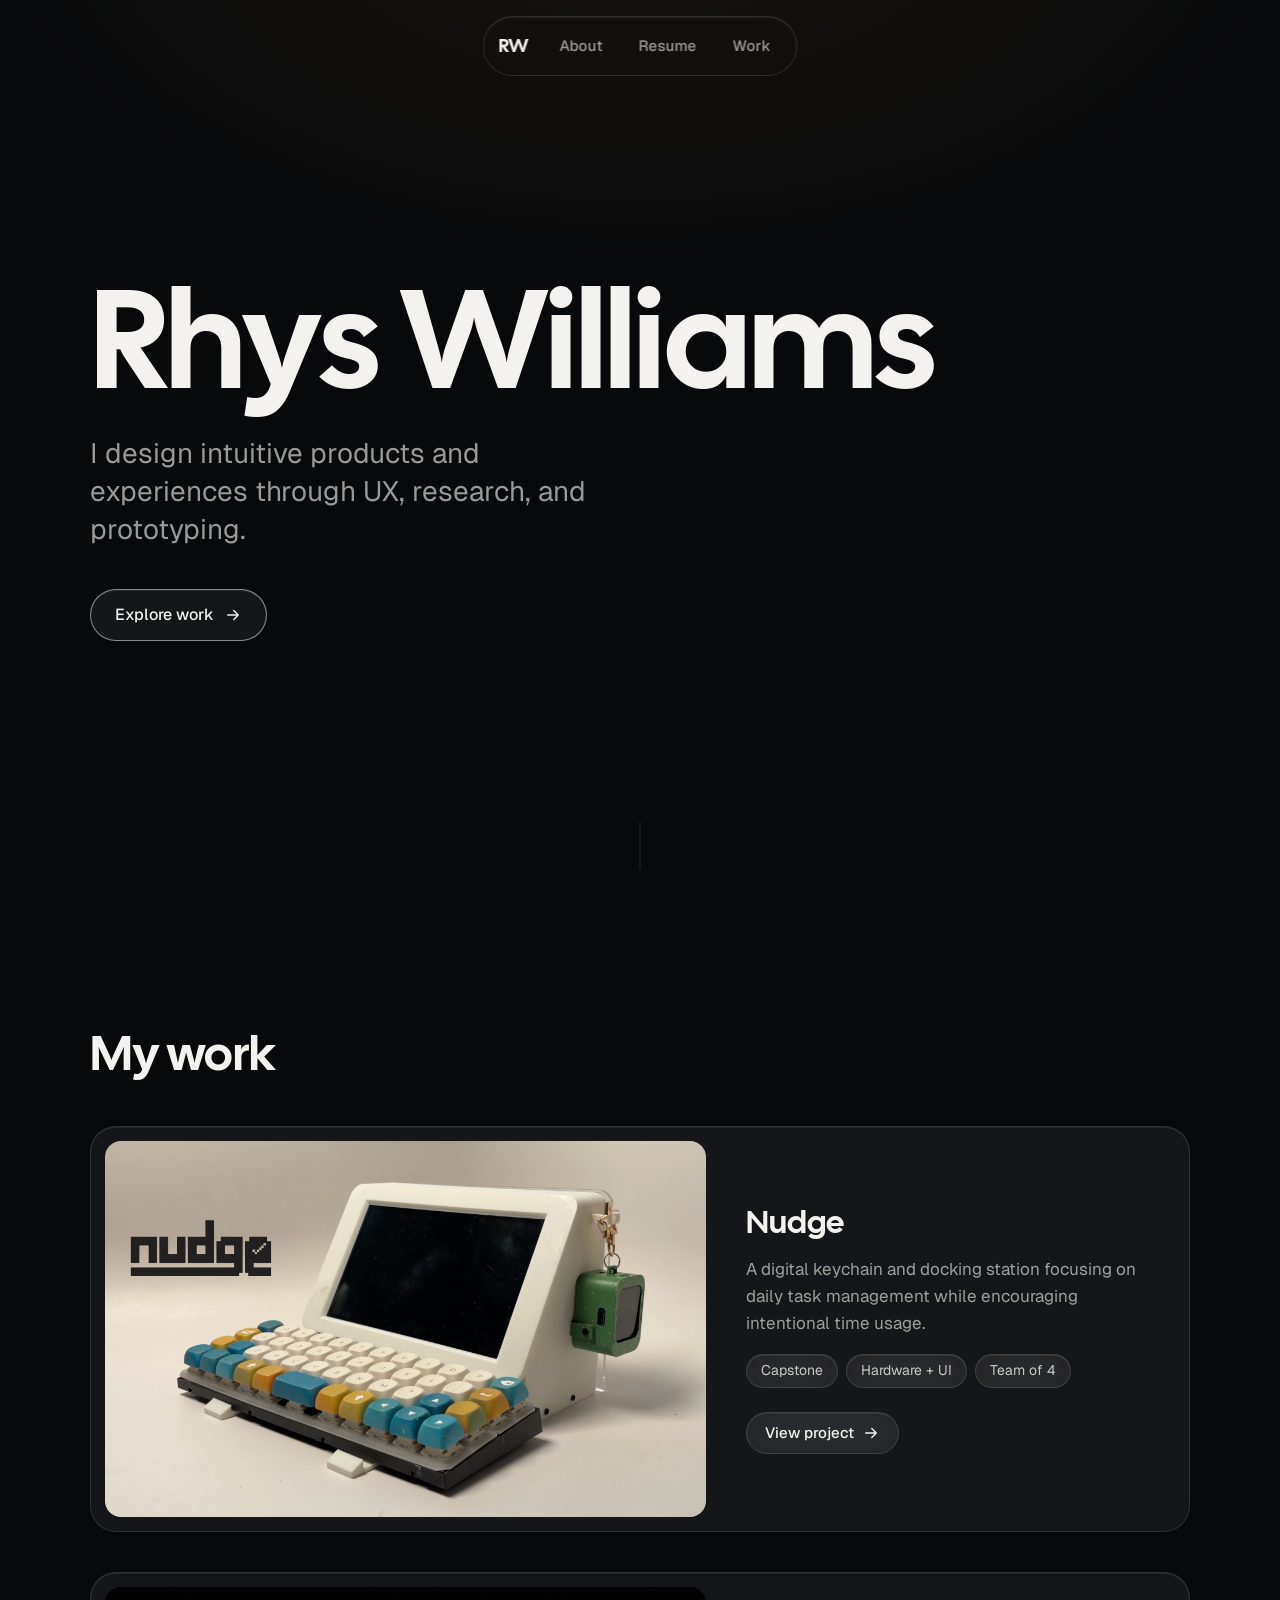
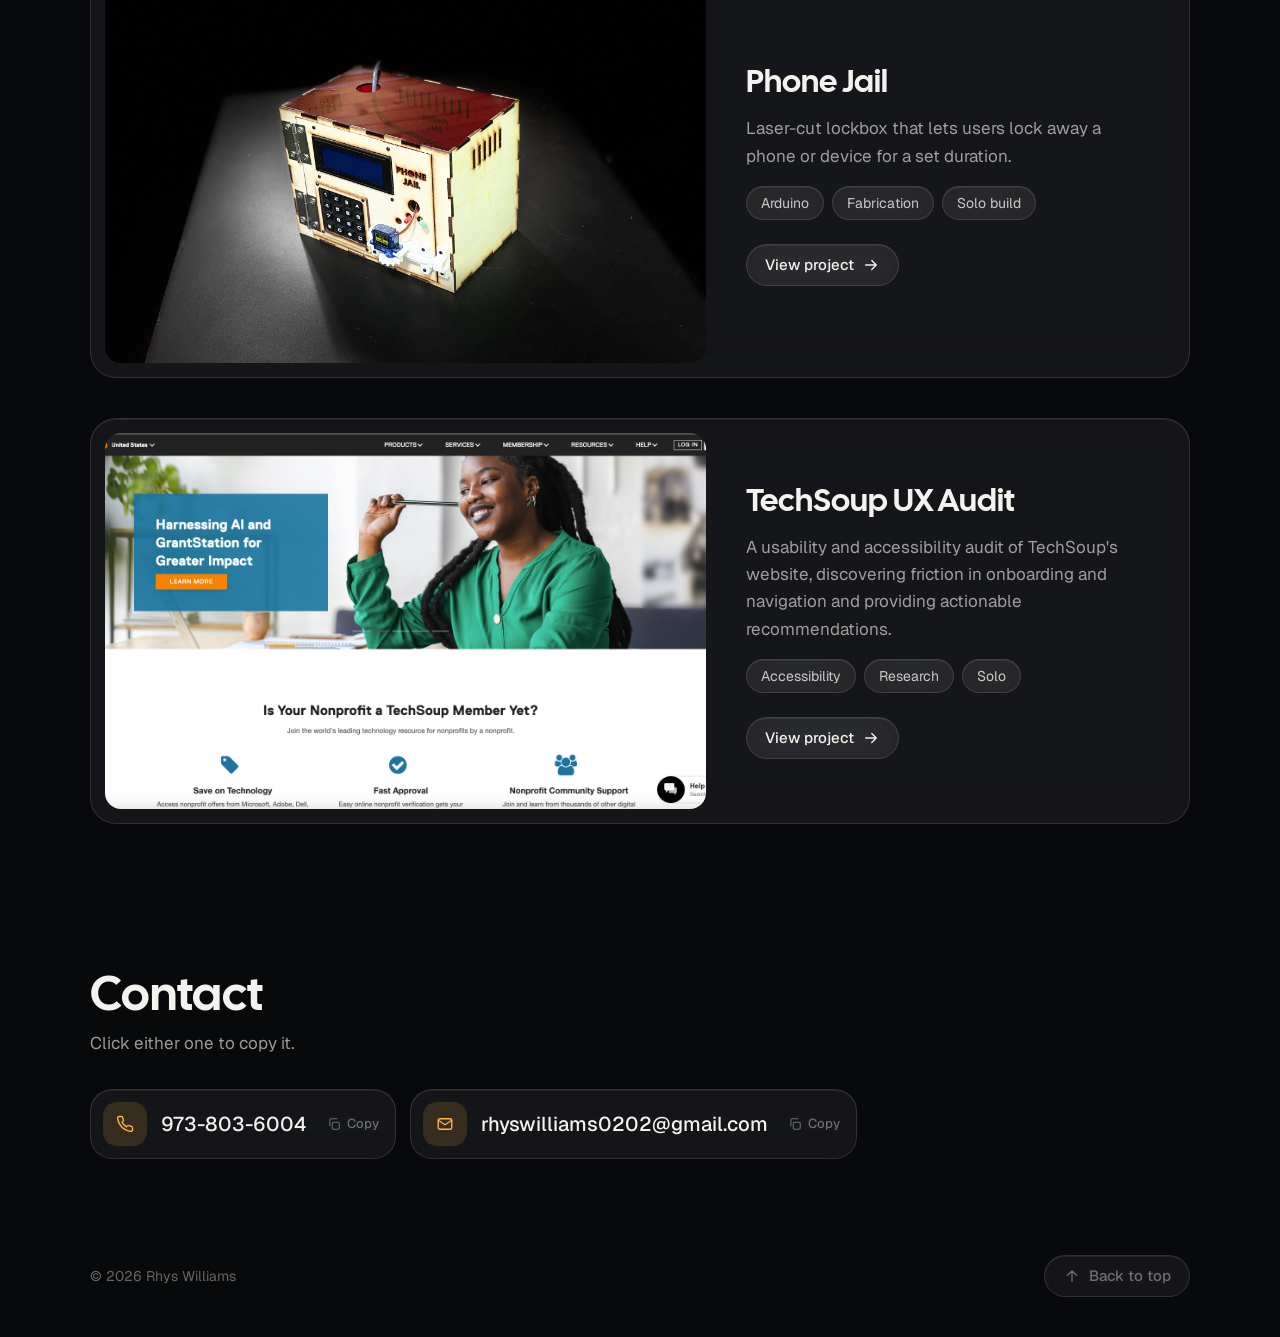
<file: index.html>
<!doctype html>
<html lang="en">
<head>
<meta charset="utf-8">
<meta name="viewport" content="width=device-width, initial-scale=1">
<title>Rhys Williams</title>
<meta name="description" content="Rhys Williams. I design intuitive products and experiences through UX, research, and prototyping.">
<meta name="theme-color" content="#08090B">
<link rel="preconnect" href="https://fonts.googleapis.com">
<link rel="preconnect" href="https://fonts.gstatic.com" crossorigin>
<link href="https://fonts.googleapis.com/css2?family=Cal+Sans&family=Geist:wght@400;500;600&display=swap" rel="stylesheet">
<style>
/* =========================================================
   TOKENS  (change --accent to change the hover / string color)
   ========================================================= */
:root{
  --bg:#08090B;
  --text:#F3F2EE;
  --body-text:rgba(243,242,238,.80);
  --muted:rgba(243,242,238,.62);
  --faint:rgba(243,242,238,.40);
  --line:rgba(255,255,255,.12);
  --accent:#FFB547;
  --accent-rgb:255,181,71;
  --high:#FF7A66;
  --pad:clamp(20px,7vw,128px);
  --max:1184px;
  --ease:cubic-bezier(.22,1,.36,1);
  --spring:cubic-bezier(.34,1.56,.64,1);
  --display:'Cal Sans','Geist',system-ui,sans-serif;
  --body:'Geist',system-ui,-apple-system,'Segoe UI',Roboto,sans-serif;
}
*{box-sizing:border-box;margin:0;padding:0}
html{scroll-behavior:smooth;-webkit-text-size-adjust:100%}
body{
  background:
    radial-gradient(1100px 620px at 50% -12%, rgba(var(--accent-rgb),.07), transparent 62%),
    var(--bg);
  background-attachment:fixed;
  color:var(--text);font-family:var(--body);font-size:17px;line-height:1.6;
  -webkit-font-smoothing:antialiased;overflow-x:hidden;min-height:100vh;
}
img{display:block;max-width:100%}
a{color:inherit;text-decoration:none}
button{font:inherit;color:inherit;background:none;border:0;cursor:pointer;text-align:inherit}
ul,ol{list-style:none}
::selection{background:rgba(var(--accent-rgb),.35)}
:focus-visible{outline:2px solid var(--accent);outline-offset:3px;border-radius:10px}
.ico{width:18px;height:18px;flex:none}

/* =========================================================
   FROSTED GLASS  (applied to every button + interactive part)
   ========================================================= */
.glass{
  position:relative;isolation:isolate;
  background:rgba(255,255,255,.055);
  border:1px solid rgba(255,255,255,.12);
  -webkit-backdrop-filter:blur(18px) saturate(150%);
  backdrop-filter:blur(18px) saturate(150%);
  box-shadow:inset 0 1px 0 rgba(255,255,255,.07);
  transition:background .3s, border-color .3s, transform .45s var(--spring), color .25s, box-shadow .3s;
}
/* light that follows the mouse across glass */
.glass::before{
  content:"";position:absolute;inset:0;border-radius:inherit;z-index:-1;pointer-events:none;
  background:radial-gradient(240px circle at var(--mx,50%) var(--my,50%), rgba(255,255,255,.13), transparent 62%);
  opacity:0;transition:opacity .35s;
}
.glass:hover::before{opacity:1}
.glass:hover{border-color:rgba(255,255,255,.24)}

/* =========================================================
   NAV
   ========================================================= */
.nav{
  position:fixed;top:16px;left:50%;transform:translateX(-50%);z-index:50;
  height:60px;border-radius:30px;display:flex;align-items:center;gap:2px;padding:0 8px;
  background:rgba(18,19,22,.45);
}
.nav:hover{transform:translateX(-50%)}
.nav-logo{font-family:var(--display);font-size:19px;letter-spacing:.01em;width:44px;height:44px;border-radius:22px;display:grid;place-items:center;margin-right:4px;transition:color .25s, background .25s}
.nav-logo:hover{color:var(--accent);background:rgba(255,255,255,.08)}
.nav-links{position:relative;display:flex}
.nav-link{position:relative;z-index:1;height:44px;padding:0 18px;border-radius:22px;display:flex;align-items:center;font-size:15px;font-weight:500;color:var(--muted);transition:color .25s}
.nav-link:hover,.nav-link.is-active{color:var(--text)}
.nav-ind{position:absolute;top:0;left:0;height:44px;width:0;border-radius:22px;background:rgba(255,255,255,.1);border:1px solid rgba(255,255,255,.14);opacity:0;pointer-events:none;
  transition:transform .5s var(--spring), width .5s var(--spring), opacity .25s}
.nav-progress{position:absolute;left:26px;right:26px;bottom:4px;height:2px;border-radius:2px;background:var(--accent);transform-origin:left;transform:scaleX(var(--p,0));opacity:var(--po,0);transition:opacity .3s}

/* =========================================================
   BUTTONS
   ========================================================= */
.btn{display:inline-flex;align-items:center;gap:10px;height:52px;padding:0 24px;border-radius:26px;font-size:16px;font-weight:500;white-space:nowrap}
.btn:hover{background:rgba(255,255,255,.1)}
.btn:active{transform:scale(.97)}
.btn-sm{height:42px;padding:0 18px;font-size:15px;border-radius:21px;gap:8px}
.btn-solid{border-color:rgba(255,255,255,.5)}
.btn-solid:hover,.next:hover .btn-solid{background:var(--text);color:#0A0A0B;border-color:var(--text)}
.ico-arrow{transition:transform .45s var(--spring)}
.btn:hover .ico-arrow,.card:hover .ico-arrow,.next:hover .ico-arrow{transform:translateX(4px)}
.ico-back{transition:transform .45s var(--spring)}
.btn:hover .ico-back{transform:translateX(-4px)}
.btn-row{display:flex;flex-wrap:wrap;gap:12px}

.chips{display:flex;flex-wrap:wrap;gap:8px}
.chip{display:inline-flex;align-items:center;gap:8px;height:34px;padding:0 14px;border-radius:17px;font-size:14px;color:var(--body-text)}
.chip:hover{transform:translateY(-2px);color:var(--text)}
.chip .dot{width:7px;height:7px;border-radius:50%;background:var(--accent)}
.chip.high .dot{background:var(--high)}

/* =========================================================
   LAYOUT
   ========================================================= */
#app.enter{animation:enter .6s var(--ease)}
@keyframes enter{from{opacity:0;transform:translateY(14px)}to{opacity:1;transform:none}}
.wrap{width:100%;max-width:calc(var(--max) + var(--pad) * 2);margin:0 auto;padding:0 var(--pad)}
.section{padding-top:128px}
.h2{font-family:var(--display);font-weight:400;font-size:clamp(36px,4.4vw,48px);line-height:1.05}
#projects,#contact{scroll-margin-top:100px}
.page-top{padding-top:148px}
.page-title{font-family:var(--display);font-weight:400;font-size:clamp(56px,8vw,96px);line-height:.95;outline:none}

/* =========================================================
   HERO
   ========================================================= */
.hero{position:relative;min-height:100vh;min-height:100svh;display:grid;place-items:center start;text-align:left;padding:120px var(--pad) 110px;overflow:hidden}
.hero canvas{position:absolute;inset:0;width:100%;height:100%;pointer-events:none}
.hero-inner{position:relative;z-index:1;display:flex;flex-direction:column;align-items:flex-start}
.name{font-family:var(--display);font-weight:400;font-size:clamp(46px,11vw,140px);line-height:1;letter-spacing:-.005em;outline:none;cursor:default;user-select:none;-webkit-user-select:none}
.name .w{display:inline-block;white-space:nowrap}
.name .ch{
  display:inline-block;will-change:transform;
  transform:translateY(calc(var(--f,0) * -.1em)) scale(calc(1 + var(--f,0) * .2));
  color:var(--text);
  color:color-mix(in oklab, var(--accent) calc(var(--f,0) * 100%), var(--text));
  transition:transform .55s var(--spring), color .35s ease;
}
.name .ci{display:inline-block;animation:rise .9s var(--ease) both;animation-delay:calc(var(--i) * 45ms + 250ms)}
.name .ci.ready{animation:none}
.name .ci.ready.pop{animation:pop .65s var(--spring)}
@keyframes rise{from{opacity:0;transform:translateY(.4em)}to{opacity:1;transform:none}}
@keyframes pop{0%{transform:none}35%{transform:scale(1.24) translateY(-.07em)}70%{transform:scale(.96)}100%{transform:none}}
.hero-sub{margin-top:26px;max-width:28ch;font-size:clamp(19px,2.3vw,28px);line-height:1.35;color:var(--muted);animation:rise .9s var(--ease) both .85s}
.hero-cta{margin-top:40px;animation:rise .9s var(--ease) both 1s}
.scroll-cue{position:absolute;left:50%;bottom:30px;width:1px;height:48px;transform:translateX(-50%);background:rgba(255,255,255,.12);overflow:hidden}
.scroll-cue span{position:absolute;left:0;top:-40%;width:1px;height:40%;background:var(--text);animation:cue 2.4s var(--ease) infinite 1.6s}
@keyframes cue{to{top:100%}}

/* =========================================================
   WORK CARDS
   ========================================================= */
.work-list{display:grid;gap:40px;margin-top:48px}
.card{display:grid;grid-template-columns:minmax(0,7fr) minmax(0,5fr);gap:40px;align-items:center;padding:14px;border-radius:26px}
.card:hover{transform:translateY(-4px);background:rgba(255,255,255,.075)}
.card-media{border-radius:16px;overflow:hidden;aspect-ratio:16/10;background:#15161A}
.card-media img{width:100%;height:100%;object-fit:cover;transition:transform 1s var(--ease)}
.card:hover .card-media img{transform:scale(1.045)}
.card-body{display:flex;flex-direction:column;align-items:flex-start;gap:16px;padding-right:24px}
.card-title{font-family:var(--display);font-weight:400;font-size:clamp(26px,2.6vw,32px);line-height:1.1;transition:color .3s}
.card:hover .card-title{color:var(--accent)}
.card-desc{color:var(--muted);max-width:42ch}
.card-cta{margin-top:8px}

/* =========================================================
   CONTACT + FOOTER
   ========================================================= */
.contact{padding-top:144px}
.contact-note{margin-top:12px;color:var(--muted)}
.contact-row{display:flex;flex-wrap:wrap;gap:14px;margin-top:32px}
.copy{display:flex;align-items:center;gap:14px;padding:12px 16px 12px 12px;border-radius:22px;font-size:clamp(16px,2vw,20px);font-weight:500;max-width:100%}
.copy:hover{transform:translateY(-3px);background:rgba(255,255,255,.09)}
.copy:active{transform:scale(.98)}
.copy-ico{width:44px;height:44px;border-radius:14px;display:grid;place-items:center;background:rgba(var(--accent-rgb),.14);color:var(--accent);flex:none;transition:transform .45s var(--spring)}
.copy:hover .copy-ico{transform:rotate(-8deg) scale(1.06)}
.copy-val{overflow-wrap:anywhere}
.copy-hint{display:inline-flex;align-items:center;gap:6px;font-size:13px;color:var(--faint);margin-left:6px;transition:color .25s}
.copy-hint .ico{width:14px;height:14px}
.copy:hover .copy-hint{color:var(--text)}
.copy.copied .copy-hint{color:var(--accent)}
.foot{display:flex;justify-content:space-between;align-items:center;gap:16px;padding-top:96px;padding-bottom:40px;color:var(--faint);font-size:14px}

/* =========================================================
   PROJECT PAGE
   ========================================================= */
.proj-head{padding-top:140px}
.proj-title{margin-top:40px;font-family:var(--display);font-weight:400;font-size:clamp(50px,7.5vw,104px);line-height:.95;outline:none}
.proj-sub{margin-top:20px;max-width:44ch;font-size:clamp(18px,2vw,23px);line-height:1.4;color:var(--muted)}
.meta{display:grid;grid-template-columns:repeat(4,minmax(0,1fr));gap:24px;margin-top:48px;padding-top:24px;border-top:1px solid var(--line)}
.meta dt{font-size:14px;color:var(--faint);margin-bottom:6px}
.meta dd{font-size:16px;line-height:1.45}
.cover{margin-top:48px}

.sec{display:grid;grid-template-columns:repeat(12,minmax(0,1fr));column-gap:24px;row-gap:26px;padding-top:120px}
.sec > .sec-title{grid-column:1 / 5;grid-row:1;font-family:var(--display);font-weight:400;font-size:clamp(28px,3vw,38px);line-height:1.1;padding-right:24px}
.sec > .t{grid-column:5 / 13}
.sec > .f{grid-column:1 / 13;margin:18px 0}
.sub{font-family:var(--display);font-weight:400;font-size:22px;line-height:1.25;margin-top:18px}
.sec > .sub:first-of-type{margin-top:0}

.bul{display:grid;gap:14px;max-width:62ch}
.bul li{position:relative;padding-left:28px;color:var(--body-text);transition:color .25s}
.bul li::before{content:"";position:absolute;left:3px;top:.8em;width:10px;height:2px;border-radius:2px;background:var(--accent);transition:width .35s var(--spring)}
.bul li:hover{color:var(--text)}
.bul li:hover::before{width:16px}

.callout{padding:22px 24px;border-radius:18px;max-width:62ch}
.callout:hover{transform:translateY(-2px)}
.callout .lbl{font-size:14px;font-weight:500;color:var(--accent);margin-bottom:6px}
.callout p{color:var(--body-text)}

.finding-head{display:flex;flex-direction:column;gap:12px;margin-top:30px}
.finding-head .sub{margin-top:0}

.fig{margin:0}
.frame{display:block;width:100%;border-radius:18px;overflow:hidden;background:#121317;border:1px solid var(--line);cursor:zoom-in;transition:border-color .3s, transform .6s var(--ease)}
.frame img{width:100%;height:auto;transition:transform 1s var(--ease)}
.frame:hover{border-color:rgba(255,255,255,.26)}
.frame:hover img{transform:scale(1.02)}
.fig figcaption{margin-top:12px;font-size:14px;line-height:1.5;color:var(--faint);max-width:70ch}
.fig figcaption strong{display:block;font-weight:500;font-size:16px;color:var(--text);margin-bottom:2px}
.ph{aspect-ratio:16/9;border-radius:18px;border-style:dashed;display:flex;flex-direction:column;align-items:center;justify-content:center;gap:10px;color:var(--faint);font-size:14px}
.ph .ico{width:28px;height:28px}
.gallery{display:grid;grid-template-columns:repeat(3,minmax(0,1fr));gap:24px}
.gallery .ph{aspect-ratio:4/3}

.steps{display:grid;grid-template-columns:repeat(6,minmax(0,1fr));gap:12px}
.step{display:flex;flex-direction:column;justify-content:space-between;gap:24px;min-height:140px;padding:18px;border-radius:18px;font-size:15px;line-height:1.4;color:var(--body-text)}
.step:hover{transform:translateY(-4px);color:var(--text)}
.step .n{font-family:var(--display);font-size:30px;line-height:1;color:var(--faint);transition:color .3s}
.step:hover .n{color:var(--accent)}

.tiles{display:grid;grid-template-columns:repeat(3,minmax(0,1fr));gap:14px}
.tile{padding:22px;border-radius:18px}
.tile:hover{transform:translateY(-4px)}
.tile h3{font-family:var(--display);font-weight:400;font-size:20px;line-height:1.2;margin-bottom:8px;transition:color .3s}
.tile:hover h3{color:var(--accent)}
.tile p{font-size:15px;line-height:1.5;color:var(--muted)}

.persona{display:grid;grid-template-columns:auto 1fr;gap:18px;padding:24px;border-radius:22px;max-width:62ch}
.persona:hover{transform:translateY(-3px)}
.avatar{width:56px;height:56px;border-radius:50%;display:grid;place-items:center;background:rgba(var(--accent-rgb),.15);color:var(--accent);font-family:var(--display);font-size:20px}
.persona h3{font-family:var(--display);font-weight:400;font-size:22px;line-height:1.2}
.persona p{margin-top:6px;color:var(--body-text);font-size:16px}
.persona .chips{margin-top:14px}

.next-wrap{padding-top:140px}
.next{display:grid;grid-template-columns:minmax(0,5fr) minmax(0,7fr);gap:32px;align-items:center;padding:14px 14px 14px 40px;border-radius:28px}
.next:hover{transform:translateY(-4px);background:rgba(255,255,255,.075)}
.next-kicker{font-size:14px;color:var(--faint)}
.next-title{font-family:var(--display);font-weight:400;font-size:clamp(34px,4vw,52px);line-height:1.02;margin-top:8px;transition:color .3s}
.next:hover .next-title{color:var(--accent)}
.next-text p{margin-top:12px;color:var(--muted);max-width:40ch}
.next-text .btn{margin-top:28px}
.next-media{border-radius:18px;overflow:hidden;aspect-ratio:16/10;background:#15161A}
.next-media img{width:100%;height:100%;object-fit:cover;transition:transform 1s var(--ease)}
.next:hover .next-media img{transform:scale(1.045)}
.back-all{display:flex;justify-content:center;margin-top:24px}

/* =========================================================
   ABOUT + RESUME
   ========================================================= */
.about-grid{display:grid;grid-template-columns:minmax(0,5fr) minmax(0,7fr);gap:56px;align-items:start;margin-top:56px}
.about-grid .frame{aspect-ratio:3/4}
.about-grid .frame img{height:100%;object-fit:cover}
.about-text p{color:var(--body-text);max-width:60ch}
.about-text p + p{margin-top:22px}
.about-text .lead{font-size:clamp(19px,1.8vw,22px);line-height:1.5;color:var(--text)}
.about-text .btn-row{margin-top:40px}
.about-photos{display:grid;grid-template-columns:repeat(2,minmax(0,1fr));gap:24px;margin-top:24px}
.about-photos .frame{aspect-ratio:4/3}
.about-photos .frame img{height:100%;object-fit:cover}

.resume-head{display:flex;flex-wrap:wrap;justify-content:space-between;align-items:flex-end;gap:24px}
.resume-frame{margin-top:40px;border-radius:22px;overflow:hidden;height:min(1100px,calc(100vh - 120px));min-height:520px}
.resume-frame object,.resume-frame iframe{width:100%;height:100%;border:0;display:block;background:#fff}
.resume-empty{height:100%;display:flex;flex-direction:column;align-items:center;justify-content:center;gap:18px;text-align:center;padding:32px;color:var(--muted)}

/* =========================================================
   TOAST, CURSOR LABEL, LIGHTBOX
   ========================================================= */
.toast{position:fixed;left:50%;bottom:28px;z-index:60;display:flex;align-items:center;gap:10px;padding:12px 18px 12px 14px;border-radius:24px;font-size:15px;font-weight:500;
  background:rgba(22,23,26,.6);opacity:0;transform:translate(-50%,24px) scale(.96);pointer-events:none}
.toast.show{opacity:1;transform:translate(-50%,0) scale(1)}
.toast .ico{color:var(--accent)}

.cchip{position:fixed;left:0;top:0;z-index:90;pointer-events:none}
.cchip-in{display:block;padding:9px 16px;border-radius:20px;font-size:13px;font-weight:500;white-space:nowrap;
  background:rgba(20,21,24,.5);border:1px solid rgba(255,255,255,.2);-webkit-backdrop-filter:blur(14px);backdrop-filter:blur(14px);
  transform:translate(14px,14px) scale(.4);opacity:0;transition:opacity .2s, transform .4s var(--spring)}
.cchip.on .cchip-in{opacity:1;transform:translate(14px,14px) scale(1)}

.lb{position:fixed;inset:0;z-index:80;display:grid;place-items:center;padding:5vh 4vw;background:rgba(5,6,8,.74);
  -webkit-backdrop-filter:blur(16px);backdrop-filter:blur(16px);opacity:0;pointer-events:none;transition:opacity .3s}
.lb.open{opacity:1;pointer-events:auto}
.lb img{max-width:100%;max-height:88vh;border-radius:14px;transform:scale(.95);transition:transform .5s var(--spring);cursor:zoom-out}
.lb.open img{transform:none}
.lb-close{position:absolute;top:20px;right:20px;width:48px;height:48px;border-radius:24px;display:grid;place-items:center}
.lb-close:hover{transform:rotate(90deg)}

/* =========================================================
   RESPONSIVE
   ========================================================= */
@media (max-width:980px){
  .steps{grid-template-columns:repeat(3,minmax(0,1fr))}
}
@media (max-width:900px){
  .card{grid-template-columns:1fr;gap:20px}
  .card-body{padding:0 10px 12px}
  .sec{padding-top:88px}
  .sec > *{grid-column:1 / -1 !important}
  .sec > .sec-title{grid-row:auto}
  .meta{grid-template-columns:repeat(2,minmax(0,1fr))}
  .gallery{grid-template-columns:1fr}
  .tiles{grid-template-columns:repeat(2,minmax(0,1fr))}
  .next{grid-template-columns:1fr;padding:14px}
  .next-text{padding:12px 12px 4px;order:2}
  .about-grid{grid-template-columns:1fr;gap:36px}
  .about-grid .frame{max-width:460px}
}
@media (max-width:560px){
  body{font-size:16px}
  .nav{top:12px;height:56px;padding:0 6px}
  .nav-link{padding:0 13px;font-size:14px}
  .tiles{grid-template-columns:1fr}
  .steps{grid-template-columns:repeat(2,minmax(0,1fr))}
  .about-photos{grid-template-columns:1fr}
  .copy-hint span{display:none}
  .foot{flex-direction:column-reverse;align-items:flex-start}
}
@media (prefers-reduced-motion:reduce){
  *,*::before,*::after{animation-duration:.01ms !important;animation-iteration-count:1 !important;transition-duration:.01ms !important;scroll-behavior:auto !important}
  .name .ch{transform:none !important}
  .scroll-cue{display:none}
}
</style>
</head>
<body>

<nav class="nav glass" aria-label="Main">
  <a class="nav-logo" href="#/" aria-label="Home">RW</a>
  <div class="nav-links">
    <span class="nav-ind" aria-hidden="true"></span>
    <a class="nav-link" href="#/about" data-nav="about">About</a>
    <a class="nav-link" href="#/resume" data-nav="resume">Resume</a>
    <a class="nav-link" href="#/work" data-nav="work">Work</a>
  </div>
  <span class="nav-progress" aria-hidden="true"></span>
</nav>

<main id="app"></main>

<div class="toast glass" role="status" aria-live="polite"></div>
<div class="cchip" aria-hidden="true"><span class="cchip-in"></span></div>
<div class="lb" role="dialog" aria-modal="true" aria-label="Image preview">
  <button class="lb-close glass" aria-label="Close image"></button>
  <img alt="">
</div>

<script>
/* =========================================================
   EDIT YOUR CONTENT HERE
   Everything on the site comes from these objects.
   To add an image to an empty slot, paste its URL into src: "".
   ========================================================= */
const CONTACT = {
  phone: "973-803-6004",
  email: "rhyswilliams0202@gmail.com"
};

const RESUME_URL = "resume.pdf"; // put resume.pdf in the same folder as this file

const IMG = "https://framerusercontent.com/images/";

const ABOUT = {
  paragraphs: [
    "I am a Creative Technology and Design graduate from CU Boulder’s College of Engineering, a multidisciplinary program that combines programming, creative problem-solving, and human-centered design. I have also earned a minor in Data Science and a User Experience certificate, allowing me to create intuitive interfaces backed by data-driven insights.",
    "I am a passionate musician who plays guitar, bass, and piano, and performed in a college band. I also create original music with Logic Pro. Outside of music, I enjoy skiing, hiking, and spending time in nature. When I'm indoors, you'll usually find me immersed in the world of entertainment and media. I'm excited by the opportunity to contribute to an industry that has inspired and influenced me throughout my life."
  ],
  portrait: "images/portrait.jpg",
  photos: [
    "images/about-1.jpeg",
    "images/about-2.jpeg"
  ]
};

const B = {
  bullets: (...items) => ({ type: "bullets", items }),
  sub: text => ({ type: "sub", text }),
  callout: (label, text) => ({ type: "callout", label, text }),
  chips: (...items) => ({ type: "chips", items }),
  image: (src, caption) => ({ type: "image", src, caption }),
  gallery: items => ({ type: "gallery", items }),
  steps: (...items) => ({ type: "steps", items }),
  tiles: items => ({ type: "tiles", items }),
  persona: p => ({ type: "persona", ...p }),
  finding: f => ({ type: "finding", ...f })
};

const PROJECTS = [
  {
    id: "nudge",
    title: "Nudge",
    card: "A digital keychain and docking station focusing on daily task management while encouraging intentional time usage.",
    tags: ["Capstone", "Hardware + UI", "Team of 4"],
    subtitle: "A retro-style keychain and docking station built to help you start tasks and stay grounded.",
    cover: "images/nudge-docked-keychain.png",
    meta: [["Role", "UX, UI, prototyping, branding"], ["Tools", "Figma, SquareLine Studio, Illustrator"], ["Team", "Four-person product team"], ["Focus", "Task initiation and grounded routines"]],
    sections: [
      { title: "The problem", blocks: [
        B.bullets(
          "A lot of us grab our phones for things that have nothing to do with the phone: reminders, timers, a quick note.",
          "We wanted a physical alternative. Something you set once and carry with you, with no app to open.",
          "We designed it with ADHD and other forms of neurodivergence in mind, where even a short task list can be hard to start.",
          "It started as a smartwatch that also tracked health vitals. After feedback from outside experts, we cut it down to just task structure and focus."
        )
      ]},
      { title: "The journey", blocks: [
        B.sub("Figma, testing, and the first signals"),
        B.bullets(
          "Designed the first screens in Figma. Swapped an old vertical menu for a horizontal nav bar and added a daily intention field to the home screen.",
          "Ran 3 usability tests with people I know who have ADHD or another form of neurodivergence.",
          "Walked each person through the home screen, task list, Pomodoro timer, and breathing exercise one at a time.",
          "Everyone picked up the navigation within a minute or two.",
          "The big takeaway: people wanted more control over the look. Lighter colors, different fonts, a way to make it feel like theirs. That shaped almost everything after."
        ),
        B.image("images/nudge-early-prototype.png", "Early prototype screens and the first usability testing loop."),
        B.sub("Moving from mockup to hardware"),
        B.bullets(
          "Rebuilt the interface in SquareLine Studio, which is what actually runs on the ESP32-S3 inside the keychain.",
          "SquareLine works nothing like Figma. A lot of this phase was just getting files to open without crashing.",
          "One bug kept coming back: fonts that were never switched on in the board's config file. It was a one-line fix once I found it.",
          "Next I built the docking station screens: the start-up prompt, daily intention picker, and task list.",
          "Worked side by side in SquareLine with our frontend teammate, using shared naming conventions so we wouldn't overwrite each other."
        ),
        B.callout("Moment", "Getting one test screen to light up on the real hardware, after an email, a SquareLine edit, and a full export and upload, was a really satisfying moment."),
        B.image("images/nudge-test-screen.png", "A test screen lighting up on the physical device after export and upload."),
        B.sub("Testing on the real device"),
        B.bullets(
          "Once the physical buttons worked, I ran a second round of testing on the actual device instead of a Figma click-through.",
          "Wrote a full script and question set so answers could be compared across interviews.",
          "Interviewed 4 more people on the working hardware.",
          "The navigation held up. The visuals didn't. People said it looked like a generic modern gadget: colors that didn't feel intentional, text that was hard to read at a glance, too close to a phone app."
        ),
        B.image("images/nudge-interface-references.png", "Interface references before the second structured hardware test."),
        B.sub("A full retro pivot"),
        B.bullets(
          "Instead of tweaking the old look, we rebranded: a pixelated retro typeface, a new color palette, and every screen redesigned on both the keychain and the dock.",
          "Around the same time, the enclosure got too big to wear on a wrist, so we moved from a watch to something that clips onto a keychain or backpack.",
          "Closer to a Tamagotchi than a smartwatch."
        ),
        B.callout("Key decision", "The second round of testing said the interface still felt generic. We rebuilt the visual identity around a retro pixel look and changed the hardware from a watch to a keychain."),
        B.image("images/nudge-retro-direction.png", "The retro direction pulled together the hardware shift and the interface identity.")
      ]},
      { title: "The final product", blocks: [
        B.bullets(
          "Docking station: set a daily intention, plan 3 tasks, jot quick notes, and see your progress.",
          "Keychain: check your intention, get reminders for your 3 tasks, run a Pomodoro timer, and do a guided breathing exercise.",
          "Both share the same retro pixel look.",
          "Both are made to be checked in a few seconds, not scrolled through."
        ),
        B.gallery([
          { src: "images/nudge-docking-station.png", title: "Docking station", caption: "Planning the day before leaving the desk." },
          { src: "images/nudge-docked-keychain.png", title: "Docked keychain", caption: "The two parts of the system reconnecting." }
        ])
      ]},
      { title: "Reflection", blocks: [
        B.bullets(
          "A lot of the design came from limits we didn't choose: a board that wouldn't compile, a case that got too bulky, feedback that pointed in different directions.",
          "Worked across Figma, SquareLine Studio, and Illustrator while dealing with real hardware constraints.",
          "The retro pivot is the part I'm proudest of. It came from watching people use an early version and being willing to start over on what wasn't working instead of defending it."
        )
      ]}
    ]
  },
  {
    id: "phonejail",
    title: "Phone Jail",
    card: "Laser-cut lockbox that lets users lock away a phone or device for a set duration.",
    tags: ["Arduino", "Fabrication", "Solo build"],
    subtitle: "A physical lockbox that locks your phone away for a set amount of time.",
    cover: "images/phonejail-cover.jpeg",
    meta: [["Role", "UX, product design, 3D modeling"], ["Tools", "Arduino, laser cutting, Onshape"], ["Focus", "Avoiding distractions"]],
    sections: [
      { title: "Summary", blocks: [
        B.bullets(
          "A box that locks your phone away for however long you set.",
          "Put the phone in, type a time on the keypad, and it stays locked until the countdown ends.",
          "Runs on an Arduino with a keypad, an LCD screen, and a servo that works the lock."
        )
      ]},
      { title: "Problem", blocks: [
        B.bullets(
          "Phones are built to keep you checking them: notifications, feeds, algorithms.",
          "Screen time apps try to help, but they're easy to get around.",
          "I wanted something physical that takes the temptation away completely, while still letting you use your phone on purpose when you need it."
        )
      ]},
      { title: "The journey", blocks: [
        B.sub("Concept"),
        B.bullets("The whole idea is that the box enforces focus by physically locking the phone inside. Here's how a session works:"),
        B.steps(
          "Put your phone in the box",
          "Set a timer on the keypad",
          "The servo locks the door",
          "The LCD counts down the time left",
          "LEDs show it's locked",
          "Timer ends, the lock releases"
        ),
        B.sub("Design and planning"),
        B.bullets(
          "Measured every part before designing the box: Arduino, LCD, 4×4 keypad, servo lock, LEDs, and buzzer.",
          "The measurements had to be exact or the keypad and screen wouldn't fit."
        ),
        B.image("images/phonejail-planning.png", "Enclosure planning and measurements."),
        B.sub("Prototyping"),
        B.bullets(
          "Built the whole circuit on a breadboard before putting anything in the box.",
          "Wired the keypad and LCD to the Arduino.",
          "Wrote the timer logic.",
          "Tested the servo locking and unlocking.",
          "Added the LEDs and buzzer."
        ),
        B.image("images/phonejail-breadboard.png", "Breadboard prototype."),
        B.sub("Fabrication and assembly"),
        B.bullets(
          "Laser-cut wood panels for the box.",
          "3D printed a latch that connects to the servo.",
          "Acrylic top so you can still see your phone inside.",
          "Hinges for the door.",
          "Soldered the electronics onto a protoboard and mounted it inside the door."
        ),
        B.image("images/phonejail-fabrication.png", "Fabrication and assembly.")
      ]},
      { title: "The final product", blocks: [
        B.bullets(
          "Keypad to set the timer",
          "LCD countdown",
          "Servo-controlled lock",
          "LEDs that show lock status",
          "Buzzer when time's up",
          "Emergency unlock"
        ),
        B.image("images/phonejail-cover.jpeg", "The finished Phone Jail.")
      ]},
      { title: "Reflection", blocks: [
        B.bullets(
          "Got a lot better at hardware prototyping, embedded programming, and building a physical product.",
          "The wiring took up way more room than I planned. Next time I'd make the box smaller and design around the circuitry from the start.",
          "I'd also add a rechargeable battery so it's actually practical day to day."
        )
      ]}
    ]
  },
  {
    id: "techsoup",
    title: "TechSoup UX Audit",
    card: "A usability and accessibility audit of TechSoup's website, discovering friction in onboarding and navigation and providing actionable recommendations.",
    tags: ["Accessibility", "Research", "Solo"],
    subtitle: "A usability and accessibility audit of TechSoup’s website, surfacing friction in onboarding and navigation with actionable recommendations.",
    cover: "images/techsoup-cover.png",
    meta: [["Role", "Independent UX auditor"], ["Methods", "Heuristic, accessibility & IA evaluation"], ["Course", "UX Design 2, CU Boulder"], ["Timeline", "Spring 2026"]],
    sections: [
      { title: "Context", blocks: [
        B.bullets(
          "TechSoup gives nonprofits discounted and donated tech, but new visitors often don't know where to start.",
          "I audited the main flow: finding a service and signing up.",
          "Covered usability, accessibility, content, and information architecture.",
          "Two things stood out: accessibility problems that block people completely, and friction in a new visitor's first few minutes."
        )
      ]},
      { title: "Approach", blocks: [
        B.chips("Heuristic evaluation", "WCAG accessibility audit", "Content & visual review", "Persona-driven walkthrough", "Open card sort"),
        B.bullets(
          "I walked through the site as TechSoup's core visitor: someone new to nonprofit work, on a tight budget, who needs the right tech fast.",
          "That made the early journey the priority. If sign-up or the services list is confusing, people leave before they ever see what TechSoup offers."
        )
      ]},
      { title: "Research", blocks: [
        B.persona({
          initials: "JN",
          name: "John Nathanson",
          text: "24-year-old librarian in Boulder. Needs affordable tech, clear guidance, and a sign-up that doesn't slow him down before he knows what TechSoup can offer.",
          goal: "Goal: find discounts quickly",
          pain: "Pain: no clear first step"
        })
      ]},
      { title: "Where visitors actually get stuck", blocks: [
        B.bullets("Four issues mattered most, either because they block people outright or because they hit at the very start of the flow."),
        B.finding({
          title: "Buttons users can’t actually read",
          priority: "high", tag: "Accessibility",
          bullets: [
            "The main call to action, the button most first-time visitors need, is light orange text on white.",
            "It fails WCAG AA's 4.5:1 contrast minimum.",
            "For people with low vision or color blindness, the most important button on the page is the hardest one to see."
          ],
          fix: "Darken the orange, or switch to a color that passes 4.5:1. A small palette change that lets more people use the site."
        }),
        B.finding({
          title: "Locked out without a mouse",
          priority: "high", tag: "Accessibility",
          bullets: [
            "Two flows don't work for keyboard-only users at all.",
            "The Learn More links on the All Services page can't be reached with Tab.",
            "The homepage carousel arrows only respond to a mouse.",
            "WCAG requires every interactive element to work from a keyboard."
          ],
          fix: "Make both focusable and usable with Tab and Enter, and add arrow-key support to the carousel."
        }),
        B.finding({
          title: "Asked to commit before seeing the value",
          priority: "medium", tag: "Heuristic evaluation",
          bullets: [
            "Before a new visitor can see any services, they have to make an account, verify nonprofit status, and create a password with five requirements.",
            "People should be able to look around before they're asked to commit."
          ],
          fix: "Move verification to after someone finds the service they actually want.",
          image: { src: "images/techsoup-commit.png", caption: "Join form appears before service value is clear." }
        }),
        B.finding({
          title: "Too many doors, opened all at once",
          priority: "medium", tag: "User journey",
          bullets: [
            "The services page shows a dense sidebar of categories plus a grid of Most Popular cards, with no filtering step in between.",
            "If you don't already know TechSoup's categories, that's a lot to take in before finding anything useful."
          ],
          fix: "Add a short onboarding step, three or four questions, that narrows the options before showing everything.",
          image: { src: "images/techsoup-doors.png", caption: "Dense sidebar plus popular cards with no filtering step." }
        })
      ]},
      { title: "Smaller fixes", blocks: [
        B.tiles([
          { title: "One site, two nav bars", text: "Service pages are light mode, everything else is dark mode. It feels like two products stitched together." },
          { title: "Two names, one button", text: "The nav says “Join.” The homepage says “Join TechSoup.” Same action, two labels." },
          { title: "Service summaries run long", text: "Compliance filing cards use three dense paragraphs for what two sentences could say." },
          { title: "No green light on completed fields", text: "Forms flag empty fields in red but never confirm when a field is filled in correctly." },
          { title: "One audience, no side doors", text: "Homepage CTAs assume every visitor is a nonprofit. Donors and volunteers don't get their own way in." },
          { title: "No shortcuts for returning users", text: "Every visit starts from zero. No saved services or recently viewed." }
        ])
      ]},
      { title: "Information Architecture", blocks: [
        B.bullets(
          "Ran an open card sort with two participants: TechSoup's real content, no preset categories.",
          "Both mostly landed on the structure the live site already uses, which is a good sign.",
          "Products and Services read as separate categories, but it wasn't clear which one owns things like software licenses.",
          "Learning content like courses and webinars has no clear home.",
          "AI for Nonprofits didn't fit any category either participant tried."
        ),
        B.image("images/techsoup-sitemap.png", "Open card sort sitemap. Products and Services mostly held together, while learning content and AI for Nonprofits resisted easy categorization.")
      ]},
      { title: "Reflection", blocks: [
        B.bullets(
          "TechSoup already has a clear mission and clean, trustworthy design, which is why the accessibility issues should be fixed first.",
          "The biggest friction hits early: signing up before seeing any value, then a wall of services with no clear way in.",
          "Next I'd test these fixes with real first-time nonprofit users completing a request start to finish."
        ),
        B.sub("Next steps"),
        B.bullets(
          "Bring CTA contrast and keyboard access up to WCAG AA",
          "Move membership validation later in the flow",
          "Usability-test the redesigned service-selection flow"
        )
      ]}
    ]
  }
];

/* =========================================================
   HELPERS
   ========================================================= */
const $ = (s, r = document) => r.querySelector(s);
const $$ = (s, r = document) => [...r.querySelectorAll(s)];
const esc = s => String(s ?? "").replace(/[&<>"]/g, c => ({ "&": "&amp;", "<": "&lt;", ">": "&gt;", '"': "&quot;" }[c]));
const FINE = matchMedia("(hover: hover) and (pointer: fine)").matches;
const REDUCE = matchMedia("(prefers-reduced-motion: reduce)").matches;
const clamp = (v, a, b) => Math.min(b, Math.max(a, v));

const ICONS = {
  arrowR: '<path d="M5 12h14M13 6l6 6-6 6"/>',
  arrowL: '<path d="M19 12H5M11 6l-6 6 6 6"/>',
  arrowUp: '<path d="M12 19V5M6 11l6-6 6 6"/>',
  phone: '<path d="M22 16.9v3a2 2 0 0 1-2.2 2 19.8 19.8 0 0 1-8.6-3.1 19.5 19.5 0 0 1-6-6A19.8 19.8 0 0 1 2.1 4.2 2 2 0 0 1 4.1 2h3a2 2 0 0 1 2 1.7c.1.9.4 1.8.7 2.7a2 2 0 0 1-.5 2.1L8 9.8a16 16 0 0 0 6 6l1.3-1.3a2 2 0 0 1 2.1-.4c.9.3 1.8.6 2.7.7a2 2 0 0 1 1.7 2z"/>',
  mail: '<rect x="3" y="5" width="18" height="14" rx="2"/><path d="m3 7 9 6 9-6"/>',
  check: '<path d="M20 6 9 17l-5-5"/>',
  copy: '<rect x="9" y="9" width="12" height="12" rx="2"/><path d="M5 15V5a2 2 0 0 1 2-2h10"/>',
  download: '<path d="M12 3v12M7 10l5 5 5-5M5 21h14"/>',
  external: '<path d="M14 4h6v6M20 4l-9 9M19 14v5a1 1 0 0 1-1 1H5a1 1 0 0 1-1-1V6a1 1 0 0 1 1-1h5"/>',
  image: '<rect x="3" y="4" width="18" height="16" rx="2"/><circle cx="9" cy="10" r="2"/><path d="m21 16-5-5-8 9"/>',
  close: '<path d="M6 6l12 12M18 6 6 18"/>'
};
const ic = (n, cls = "") => `<svg class="ico ${cls}" viewBox="0 0 24 24" fill="none" stroke="currentColor" stroke-width="1.8" stroke-linecap="round" stroke-linejoin="round" aria-hidden="true">${ICONS[n]}</svg>`;

/* =========================================================
   RENDERERS
   ========================================================= */
function figure(b) {
  const cap = (b.caption || b.title)
    ? `<figcaption>${b.title ? `<strong>${esc(b.title)}</strong>` : ""}${esc(b.caption)}</figcaption>` : "";
  if (!b.src) {
    return `<figure class="fig"><div class="ph glass">${ic("image")}<span>Add image here</span></div>${cap}</figure>`;
  }
  const alt = b.alt || b.title || b.caption || "";
  return `<figure class="fig"><button class="frame" data-zoom="${esc(b.src)}" data-cursor="Expand" aria-label="Expand image${alt ? ": " + esc(alt) : ""}"><img src="${esc(b.src)}" alt="${esc(alt)}" loading="lazy"></button>${cap}</figure>`;
}

const bulletList = (items, cls = "t") => `<ul class="bul ${cls}">${items.map(i => `<li>${esc(i)}</li>`).join("")}</ul>`;

function renderBlock(b) {
  switch (b.type) {
    case "bullets": return bulletList(b.items);
    case "sub": return `<h3 class="sub t">${esc(b.text)}</h3>`;
    case "callout": return `<div class="callout glass t"><div class="lbl">${esc(b.label)}</div><p>${esc(b.text)}</p></div>`;
    case "chips": return `<div class="chips t">${b.items.map(i => `<span class="chip glass">${esc(i)}</span>`).join("")}</div>`;
    case "image": return `<div class="f">${figure(b)}</div>`;
    case "gallery": return `<div class="gallery f">${b.items.map(figure).join("")}</div>`;
    case "steps": return `<ol class="steps f">${b.items.map((s, i) => `<li class="step glass"><span class="n">${i + 1}</span><span>${esc(s)}</span></li>`).join("")}</ol>`;
    case "tiles": return `<div class="tiles f">${b.items.map(t => `<div class="tile glass"><h3>${esc(t.title)}</h3><p>${esc(t.text)}</p></div>`).join("")}</div>`;
    case "persona": return `
      <div class="persona glass t">
        <div class="avatar" aria-hidden="true">${esc(b.initials)}</div>
        <div>
          <h3>${esc(b.name)}</h3>
          <p>${esc(b.text)}</p>
          <div class="chips"><span class="chip glass">${esc(b.goal)}</span><span class="chip glass">${esc(b.pain)}</span></div>
        </div>
      </div>`;
    case "finding": return `
      <div class="finding-head t">
        <h3 class="sub">${esc(b.title)}</h3>
        <div class="chips">
          <span class="chip glass ${b.priority}"><i class="dot" aria-hidden="true"></i>${b.priority === "high" ? "High priority" : "Medium priority"}</span>
          <span class="chip glass">${esc(b.tag)}</span>
        </div>
      </div>
      ${bulletList(b.bullets)}
      <div class="callout glass t"><div class="lbl">Recommendation</div><p>${esc(b.fix)}</p></div>
      ${b.image ? `<div class="f">${figure(b.image)}</div>` : ""}`;
    default: return "";
  }
}

function copyBtn(icon, val, label) {
  return `<button class="copy glass" data-copy="${esc(val)}" data-label="${esc(label)}" aria-label="Copy ${esc(label.toLowerCase())}: ${esc(val)}">
    <span class="copy-ico">${ic(icon)}</span>
    <span class="copy-val">${esc(val)}</span>
    <span class="copy-hint">${ic("copy")}<span>Copy</span></span>
  </button>`;
}

function contactAndFooter() {
  return `
  <section class="wrap contact" id="contact">
    <h2 class="h2">Contact</h2>
    <p class="contact-note">Click either one to copy it.</p>
    <div class="contact-row">
      ${copyBtn("phone", CONTACT.phone, "Phone number")}
      ${copyBtn("mail", CONTACT.email, "Email")}
    </div>
  </section>
  <footer class="wrap foot">
    <span>© ${new Date().getFullYear()} Rhys Williams</span>
    <button class="btn btn-sm glass magnetic" data-top>${ic("arrowUp")}Back to top</button>
  </footer>`;
}

function splitName(name) {
  let i = 0;
  return name.split(" ").map(w =>
    `<span class="w" aria-hidden="true">${[...w].map(c => `<span class="ch"><span class="ci" style="--i:${i++}">${c}</span></span>`).join("")}</span>`
  ).join(" ");
}

function workCard(p) {
  return `
  <a class="card glass" href="#/work/${p.id}">
    <div class="card-media" data-cursor="View project"><img src="${esc(p.cover)}" alt="${esc(p.title)} preview" loading="lazy"></div>
    <div class="card-body">
      <h3 class="card-title">${esc(p.title)}</h3>
      <p class="card-desc">${esc(p.card)}</p>
      <div class="chips">${p.tags.map(t => `<span class="chip glass">${esc(t)}</span>`).join("")}</div>
      <span class="btn btn-sm glass card-cta">View project ${ic("arrowR", "ico-arrow")}</span>
    </div>
  </a>`;
}

const pages = {
  home() {
    return `
    <section class="hero" id="top">
      <canvas aria-hidden="true"></canvas>
      <div class="hero-inner">
        <h1 class="name" aria-label="Rhys Williams" tabindex="-1">${splitName("Rhys Williams")}</h1>
        <p class="hero-sub">I design intuitive products and experiences through UX, research, and prototyping.</p>
        <div class="hero-cta"><a class="btn btn-solid glass magnetic" href="#/work">Explore work ${ic("arrowR", "ico-arrow")}</a></div>
      </div>
      <div class="scroll-cue" aria-hidden="true"><span></span></div>
    </section>
    <section class="wrap section" id="projects">
      <h2 class="h2">My work</h2>
      <div class="work-list">${PROJECTS.map(workCard).join("")}</div>
    </section>`;
  },

  about() {
    return `
    <section class="wrap page-top">
      <h1 class="page-title" tabindex="-1">About</h1>
      <div class="about-grid">
        ${figure({ src: ABOUT.portrait, alt: "Portrait of Rhys Williams" })}
        <div class="about-text">
          ${ABOUT.paragraphs.map((p, i) => `<p class="${i === 0 ? "lead" : ""}">${esc(p)}</p>`).join("")}
          <div class="btn-row">
            <a class="btn btn-solid glass" href="#/work">See my work ${ic("arrowR", "ico-arrow")}</a>
            <a class="btn glass" href="#/resume">View resume</a>
          </div>
        </div>
      </div>
      <div class="about-photos">${ABOUT.photos.map(src => figure({ src, alt: "Photo of Rhys" })).join("")}</div>
    </section>`;
  },

  resume() {
    return `
    <section class="wrap page-top">
      <div class="resume-head">
        <h1 class="page-title" tabindex="-1">Resume</h1>
        <div class="btn-row">
          <a class="btn btn-solid glass" href="${esc(RESUME_URL)}" download>${ic("download")}Download PDF</a>
          <a class="btn glass" href="${esc(RESUME_URL)}" target="_blank" rel="noopener">${ic("external")}Open in new tab</a>
        </div>
      </div>
      <div class="resume-frame glass" id="resumeFrame">
        <div class="resume-empty"><p>Loading resume…</p></div>
      </div>
    </section>`;
  },

  project(p) {
    const i = PROJECTS.indexOf(p);
    const next = PROJECTS[(i + 1) % PROJECTS.length];
    return `
    <article>
      <header class="wrap proj-head">
        <a class="btn btn-sm glass" href="#/work">${ic("arrowL", "ico-back")}All work</a>
        <h1 class="proj-title" tabindex="-1">${esc(p.title)}</h1>
        <p class="proj-sub">${esc(p.subtitle)}</p>
        <dl class="meta">${p.meta.map(([k, v]) => `<div><dt>${esc(k)}</dt><dd>${esc(v)}</dd></div>`).join("")}</dl>
      </header>
      <div class="wrap cover">${figure({ src: p.cover, alt: p.title })}</div>
      <div class="wrap">
        ${p.sections.map(s => `<section class="sec"><h2 class="sec-title">${esc(s.title)}</h2>${s.blocks.map(renderBlock).join("")}</section>`).join("")}
      </div>
      <div class="wrap next-wrap">
        <a class="next glass" href="#/work/${next.id}">
          <div class="next-text">
            <span class="next-kicker">Up next</span>
            <h2 class="next-title">${esc(next.title)}</h2>
            <p>${esc(next.card)}</p>
            <span class="btn btn-solid glass">Next project ${ic("arrowR", "ico-arrow")}</span>
          </div>
          <div class="next-media" data-cursor="Next project"><img src="${esc(next.cover)}" alt="" loading="lazy"></div>
        </a>
        <div class="back-all"><a class="btn btn-sm glass" href="#/work">${ic("arrowL", "ico-back")}Back to all work</a></div>
      </div>
    </article>`;
  }
};

/* =========================================================
   HERO: STRINGS + NAME
   Lines part around your name like strings, and pluck when
   the mouse crosses them. Click the hero to strum them all.
   ========================================================= */
function initHero(hero) {
  const canvas = $("canvas", hero);
  const block = $(".hero-inner", hero);
  const ctx = canvas.getContext("2d");
  const chars = $$(".ch", hero);
  const accent = getComputedStyle(document.documentElement).getPropertyValue("--accent-rgb").split(",").map(Number);

  let W = 0, H = 0, lines = [], box = { cx: 0, cy: 0, hw: 0, hh: 0 }, centers = [];
  let raf = 0, visible = true, start = performance.now();
  const m = { x: -1e4, y: -1e4, in: false };

  function measure() {
    const r = hero.getBoundingClientRect();
    const b = block.getBoundingClientRect();
    const dpr = Math.min(2, window.devicePixelRatio || 1);
    W = r.width; H = r.height;
    canvas.width = Math.round(W * dpr); canvas.height = Math.round(H * dpr);
    ctx.setTransform(dpr, 0, 0, dpr, 0, 0);
    box = { cx: b.left - r.left + b.width / 2, cy: b.top - r.top + b.height / 2, hw: b.width / 2, hh: b.height / 2 };
    const n = 6;
    const top = H * 0.08, bot = H * 0.92;
    const prev = lines;
    lines = [];
    for (let i = 0; i < n; i++) {
      const old = prev[i];
      lines.push({
        idx: i, y0: top + (bot - top) * (i / (n - 1)),
        amp: 0, t: 0, px: W / 2, dir: 1,
        ph: old ? old.ph : Math.random() * Math.PI * 2,
        sp: old ? old.sp : 0.00035 + Math.random() * 0.00025,
        k: old ? old.k : 0.003 + Math.random() * 0.002
      });
    }
    centers = chars.map(c => {
      const cr = c.getBoundingClientRect();
      return { x: cr.left - r.left + cr.width / 2, y: cr.top - r.top + cr.height / 2 };
    });
    if (REDUCE) draw(performance.now());
  }

  // resting position of a line at x: it bows around the text block, plus a slow drift
  function baseY(L, x, now) {
    const gap = 26, inner = box.hh + gap, R = inner * 1.9;
    let y = L.y0;
    const d = y - box.cy, ad = Math.abs(d);
    if (ad < R) {
      const s = d === 0 ? (L.idx % 2 ? 1 : -1) : Math.sign(d);
      const target = inner + ad * (R - inner) / R;
      const dx = (x - box.cx) / (box.hw + 150);
      const g = Math.exp(-(dx * dx * dx * dx));
      y += s * (target - ad) * g;
    }
    if (!REDUCE) {
      y += Math.sin(x * L.k + now * L.sp + L.ph) * 5 + Math.sin(x * L.k * 0.43 - now * L.sp * 1.3 + L.ph * 2) * 3;
    }
    return y;
  }

  // plucked-string vibration
  function vib(L, x, now) {
    if (L.amp <= 0) return 0;
    const age = now - L.t;
    const a = L.amp * Math.exp(-age / 550);
    if (a < 0.05) { L.amp = 0; return 0; }
    const env = x < L.px ? x / L.px : (W - x) / (W - L.px);
    return L.dir * (a * env * Math.sin(age * 0.03) + a * 0.12 * Math.sin(Math.PI * 2 * x / W) * Math.sin(age * 0.06));
  }

  function heat(L, now) {
    if (L.amp <= 0) return 0;
    return clamp(L.amp * Math.exp(-(now - L.t) / 750) / 16, 0, 1);
  }

  function pluck(L, x, dir, amp, now) {
    L.px = clamp(x, 30, W - 30); L.dir = dir; L.amp = amp; L.t = now;
  }

  function draw(now) {
    ctx.clearRect(0, 0, W, H);
    const T = REDUCE ? 99 : (now - start) / 1000;
    const step = W < 640 ? 6 : 8;
    const mid = (lines.length - 1) / 2;
    for (const L of lines) {
      const delay = Math.abs(L.idx - mid) / mid * 0.45;
      const p = clamp((T - 0.1 - delay) / 1.1, 0, 1);
      const li = 1 - Math.pow(1 - p, 3);
      if (li <= 0) continue;
      const half = li * (W / 2 + 40);
      const x0 = Math.max(-step, box.cx - half), x1 = Math.min(W + step, box.cx + half);
      const h = heat(L, now);
      let near = 0;
      if (m.in) near = clamp(1 - Math.abs(baseY(L, m.x, now) - m.y) / 70, 0, 1) * 0.12;
      const r = Math.round(255 + (accent[0] - 255) * h);
      const g = Math.round(255 + (accent[1] - 255) * h);
      const bl = Math.round(255 + (accent[2] - 255) * h);
      ctx.strokeStyle = `rgba(${r},${g},${bl},${(0.11 + near + h * 0.6).toFixed(3)})`;
      ctx.lineWidth = 1 + h * 0.7;
      ctx.beginPath();
      for (let x = x0; x <= x1; x += step) {
        const y = baseY(L, x, now) + vib(L, x, now);
        x === x0 ? ctx.moveTo(x, y) : ctx.lineTo(x, y);
      }
      ctx.stroke();
    }
  }

  function loop(now) {
    raf = requestAnimationFrame(loop);
    if (visible && !document.hidden) draw(now);
  }

  // pointer: pluck strings you cross + magnify letters near the cursor
  function onMove(e) {
    const r = hero.getBoundingClientRect();
    const x = e.clientX - r.left, y = e.clientY - r.top;
    const now = performance.now();
    if (m.in && !REDUCE) {
      for (const L of lines) {
        const ly = baseY(L, x, now);
        if ((m.y - ly) * (y - ly) < 0) {
          const v = clamp(Math.abs(y - m.y) / 40, 0, 1);
          pluck(L, x, y > m.y ? 1 : -1, 3 + v * 6, now);
        }
      }
    }
    m.x = x; m.y = y; m.in = true;
    // letters
    chars.forEach((c, i) => {
      const cc = centers[i]; if (!cc) return;
      const d = Math.hypot(x - cc.x, (y - cc.y) * 1.5);
      const f = clamp(1 - d / 170, 0, 1);
      c.style.setProperty("--f", (f * f * (3 - 2 * f)).toFixed(3));
    });
  }
  function onLeave() {
    m.in = false; m.x = m.y = -1e4;
    chars.forEach(c => c.style.setProperty("--f", 0));
  }
  function strum(x) {
    const now = performance.now();
    lines.forEach((L, i) => setTimeout(() => pluck(L, x, i % 2 ? 1 : -1, 12, performance.now()), i * 32));
  }
  function wave() {
    chars.forEach((c, i) => setTimeout(() => pop(c.firstElementChild), i * 45));
  }
  function pop(ci) {
    if (!ci.classList.contains("ready") || ci.classList.contains("pop")) return;
    ci.classList.add("pop");
  }
  function onClick(e) {
    if (e.target.closest("a,button")) return;
    const r = hero.getBoundingClientRect();
    strum(e.clientX - r.left);
    if (e.target.closest(".name")) wave();
  }

  chars.forEach(c => {
    const ci = c.firstElementChild;
    if (REDUCE) ci.classList.add("ready");
    ci.addEventListener("animationend", e => {
      if (e.animationName === "rise") ci.classList.add("ready");
      if (e.animationName === "pop") ci.classList.remove("pop");
    });
    c.addEventListener("pointerenter", () => pop(ci));
  });

  hero.addEventListener("pointermove", onMove);
  hero.addEventListener("pointerleave", onLeave);
  hero.addEventListener("click", onClick);

  const ro = new ResizeObserver(measure); ro.observe(hero);
  const io = new IntersectionObserver(([en]) => { visible = en.isIntersecting; }); io.observe(hero);
  if (document.fonts && document.fonts.ready) document.fonts.ready.then(measure);
  // letters finish their entrance at ~1.1s; re-measure so letter centers are exact
  const t = setTimeout(measure, 1300);

  measure();
  if (!REDUCE) raf = requestAnimationFrame(loop);

  return () => {
    cancelAnimationFrame(raf); clearTimeout(t); ro.disconnect(); io.disconnect();
    hero.removeEventListener("pointermove", onMove);
    hero.removeEventListener("pointerleave", onLeave);
    hero.removeEventListener("click", onClick);
  };
}

/* =========================================================
   RESUME LOADER
   ========================================================= */
function initResume() {
  const frame = $("#resumeFrame");
  const empty = `<div class="resume-empty"><p>The resume preview can’t load here. Use the buttons above to open or download it.</p></div>`;
  fetch(RESUME_URL, { method: "HEAD" })
    .then(res => {
      frame.innerHTML = res.ok
        ? `<iframe src="${esc(RESUME_URL)}#view=FitH" title="Rhys Williams resume"></iframe>`
        : empty;
    })
    .catch(() => { frame.innerHTML = empty; });
}

/* =========================================================
   ROUTER
   ========================================================= */
const app = $("#app");
const nav = $(".nav");
let cleanup = null;
let current = "";
let first = true;

function parse() {
  const [a = "", b = ""] = location.hash.replace(/^#\/?/, "").split("/");
  if (a === "about") return { page: "about" };
  if (a === "resume") return { page: "resume" };
  if (a === "work" && b) {
    const p = PROJECTS.find(x => x.id === b);
    if (p) return { page: "project:" + p.id, project: p };
  }
  return { page: "home", scrollTo: a === "work" ? "projects" : null };
}

function route() {
  const r = parse();
  if (r.page === current && r.page === "home") {
    if (r.scrollTo) $("#" + r.scrollTo)?.scrollIntoView({ behavior: REDUCE ? "auto" : "smooth" });
    else window.scrollTo({ top: 0, behavior: REDUCE ? "auto" : "smooth" });
    updateNav();
    return;
  }
  if (cleanup) { cleanup(); cleanup = null; }
  current = r.page;

  let html, title = "Rhys Williams";
  if (r.page === "about") { html = pages.about(); title = "About | Rhys Williams"; }
  else if (r.page === "resume") { html = pages.resume(); title = "Resume | Rhys Williams"; }
  else if (r.project) { html = pages.project(r.project); title = r.project.title + " | Rhys Williams"; }
  else html = pages.home();

  app.innerHTML = html + contactAndFooter();
  document.title = title;
  app.classList.remove("enter"); void app.offsetWidth; app.classList.add("enter");

  // Guitar strings hero animation — temporarily disabled, revisit later.
  // if (r.page === "home") cleanup = initHero($(".hero"));
  if (r.page === "resume") initResume();

  if (r.scrollTo) {
    requestAnimationFrame(() => $("#" + r.scrollTo)?.scrollIntoView({ behavior: first || REDUCE ? "auto" : "smooth" }));
  } else {
    window.scrollTo({ top: 0, behavior: "instant" });
    if (!first) $("h1", app)?.focus({ preventScroll: true });
  }
  first = false;
  updateNav();
}

window.addEventListener("hashchange", route);

// clicking a link to the page you're already on still does something useful
document.addEventListener("click", e => {
  const a = e.target.closest('a[href^="#"]');
  if (a && a.getAttribute("href") === (location.hash || "#/")) { e.preventDefault(); route(); }
  const top = e.target.closest("[data-top]");
  if (top) window.scrollTo({ top: 0, behavior: REDUCE ? "auto" : "smooth" });
});

/* =========================================================
   NAV: sliding pill + scroll progress
   ========================================================= */
const ind = $(".nav-ind");
const navLinks = $$(".nav-link");
function activeKey() {
  if (current === "about") return "about";
  if (current === "resume") return "resume";
  if (current.startsWith("project:")) return "work";
  const pr = $("#projects");
  if (pr && pr.getBoundingClientRect().top < innerHeight * 0.55) return "work";
  return null;
}
function moveInd(el) {
  if (!el) { ind.style.opacity = 0; return; }
  ind.style.opacity = 1;
  ind.style.width = el.offsetWidth + "px";
  ind.style.transform = `translateX(${el.offsetLeft}px)`;
}
function updateNav() {
  const key = activeKey();
  navLinks.forEach(l => {
    const on = l.dataset.nav === key;
    l.classList.toggle("is-active", on);
    if (on) l.setAttribute("aria-current", "page"); else l.removeAttribute("aria-current");
  });
  if (!$(".nav-links").matches(":hover")) moveInd(navLinks.find(l => l.dataset.nav === key));
  const max = document.documentElement.scrollHeight - innerHeight;
  const p = max > 0 ? clamp(scrollY / max, 0, 1) : 0;
  nav.style.setProperty("--p", p.toFixed(4));
  nav.style.setProperty("--po", current !== "home" || p > 0.02 ? 1 : 0);
}
navLinks.forEach(l => l.addEventListener("pointerenter", () => moveInd(l)));
$(".nav-links").addEventListener("pointerleave", () => moveInd(navLinks.find(l => l.dataset.nav === activeKey())));
let ticking = false;
window.addEventListener("scroll", () => {
  if (ticking) return; ticking = true;
  requestAnimationFrame(() => { updateNav(); ticking = false; });
}, { passive: true });
window.addEventListener("resize", updateNav);

/* =========================================================
   GLASS LIGHT + MAGNETIC BUTTONS
   ========================================================= */
if (FINE) {
  let magEl = null;
  document.addEventListener("pointermove", e => {
    for (let el = e.target; el && el !== document.body; el = el.parentElement) {
      if (el.classList && el.classList.contains("glass")) {
        const r = el.getBoundingClientRect();
        el.style.setProperty("--mx", (e.clientX - r.left) + "px");
        el.style.setProperty("--my", (e.clientY - r.top) + "px");
      }
    }
    if (REDUCE) return;
    const mg = e.target.closest(".magnetic");
    if (magEl && magEl !== mg) { magEl.style.transform = ""; magEl = null; }
    if (mg) {
      const r = mg.getBoundingClientRect();
      const dx = e.clientX - (r.left + r.width / 2), dy = e.clientY - (r.top + r.height / 2);
      mg.style.transform = `translate(${dx * 0.18}px, ${dy * 0.3}px)`;
      magEl = mg;
    }
  }, { passive: true });
}

/* =========================================================
   CURSOR LABEL ("View project", "Expand", "Next project")
   ========================================================= */
if (FINE) {
  const chip = $(".cchip"), inner = $(".cchip-in");
  let tx = -100, ty = -100, x = -100, y = -100, on = false;
  document.addEventListener("pointermove", e => {
    tx = e.clientX; ty = e.clientY;
    const t = e.target.closest("[data-cursor]");
    if (t) {
      if (inner.textContent !== t.dataset.cursor) inner.textContent = t.dataset.cursor;
      if (!on) { on = true; x = tx; y = ty; chip.classList.add("on"); }
    } else if (on) { on = false; chip.classList.remove("on"); }
  }, { passive: true });
  window.addEventListener("scroll", () => { if (on) { on = false; chip.classList.remove("on"); } }, { passive: true });
  (function follow() {
    x += (tx - x) * 0.22; y += (ty - y) * 0.22;
    chip.style.transform = `translate3d(${x}px, ${y}px, 0)`;
    requestAnimationFrame(follow);
  })();
}

/* =========================================================
   COPY PHONE / EMAIL
   ========================================================= */
const toast = $(".toast");
let toastTimer = 0;
function showToast(msg) {
  toast.innerHTML = ic("check") + `<span>${esc(msg)}</span>`;
  toast.classList.add("show");
  clearTimeout(toastTimer);
  toastTimer = setTimeout(() => toast.classList.remove("show"), 2200);
}
async function copyText(text) {
  try { await navigator.clipboard.writeText(text); return true; }
  catch (_) {
    const ta = document.createElement("textarea");
    ta.value = text; ta.setAttribute("readonly", "");
    ta.style.cssText = "position:fixed;top:0;left:0;opacity:0";
    document.body.appendChild(ta); ta.select();
    let ok = false; try { ok = document.execCommand("copy"); } catch (_) {}
    ta.remove(); return ok;
  }
}
document.addEventListener("click", async e => {
  const btn = e.target.closest("[data-copy]");
  if (!btn) return;
  const ok = await copyText(btn.dataset.copy);
  const hint = $(".copy-hint", btn);
  if (ok) {
    btn.classList.add("copied");
    hint.innerHTML = ic("check") + "<span>Copied</span>";
    showToast(btn.dataset.label + " copied");
    setTimeout(() => { btn.classList.remove("copied"); hint.innerHTML = ic("copy") + "<span>Copy</span>"; }, 1800);
  } else {
    showToast("Copy didn't work here. Select the text instead.");
  }
});

/* =========================================================
   LIGHTBOX
   ========================================================= */
const lb = $(".lb"), lbImg = $(".lb img"), lbClose = $(".lb-close");
lbClose.innerHTML = ic("close");
let lastFocus = null;
function openLb(src, alt) {
  lastFocus = document.activeElement;
  lbImg.src = src; lbImg.alt = alt || "";
  lb.classList.add("open");
  lbClose.focus({ preventScroll: true });
}
function closeLb() {
  lb.classList.remove("open");
  lastFocus && lastFocus.focus({ preventScroll: true });
}
document.addEventListener("click", e => {
  const z = e.target.closest("[data-zoom]");
  if (z) { openLb(z.dataset.zoom, $("img", z)?.alt); return; }
  if (lb.classList.contains("open") && (e.target === lb || e.target === lbImg || e.target.closest(".lb-close"))) closeLb();
});
document.addEventListener("keydown", e => { if (e.key === "Escape" && lb.classList.contains("open")) closeLb(); });

/* go */
route();
</script>
</body>
</html>
</file>
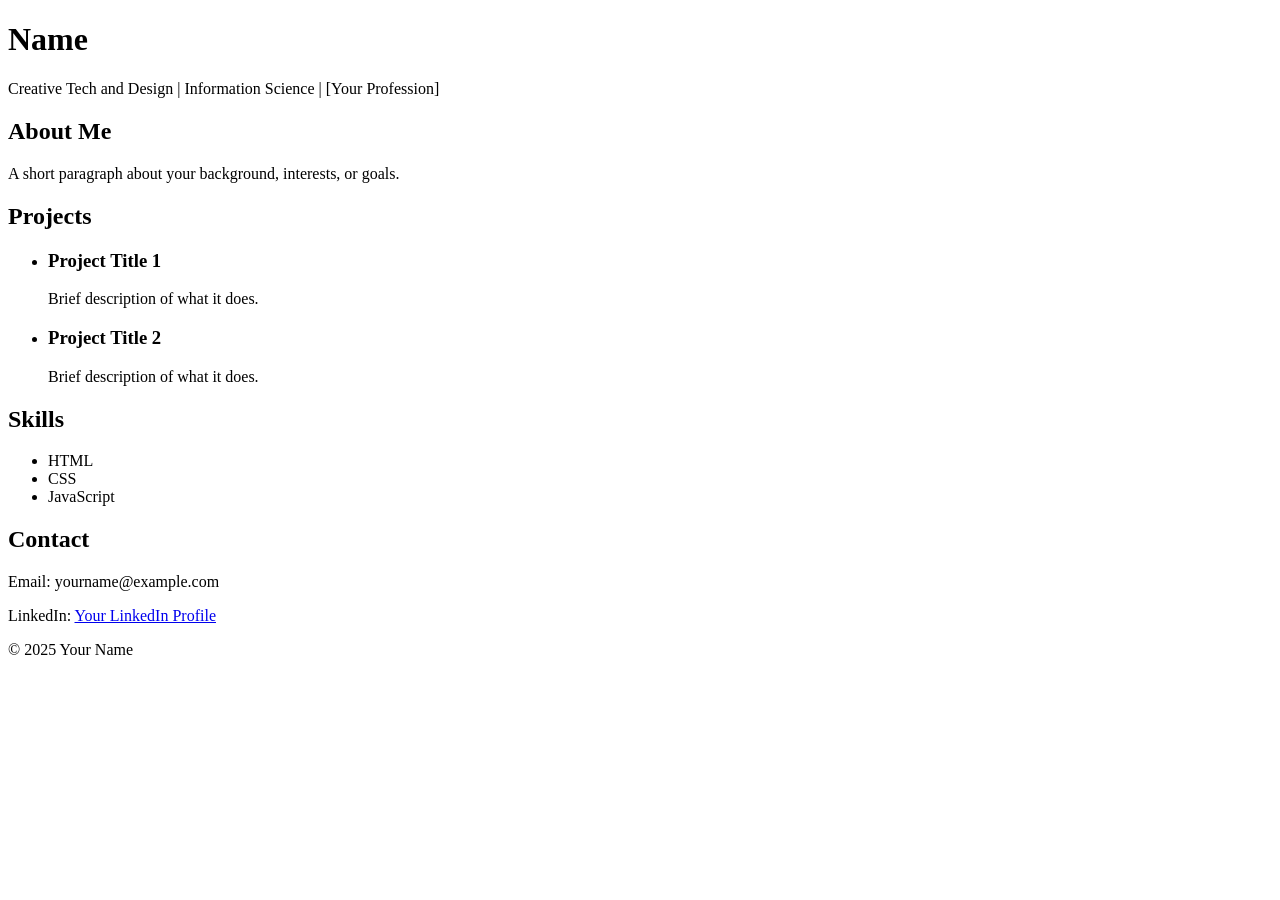
<file: main.html>
<!DOCTYPE html>
<html lang="en">
<head>
  <meta charset="UTF-8">
  <title>Your Name - Portfolio</title>
</head>
<body>

  <!-- Header / Intro -->
  <header>
    <h1>Name </h1>
    <p> Creative Tech and Design | Information Science | [Your Profession]</p>
  </header>

  <!-- About Section -->
  <section id="about">
    <h2>About Me</h2>
    <p>A short paragraph about your background, interests, or goals.</p>
  </section>

  <!-- Projects Section -->
  <section id="projects">
    <h2>Projects</h2>
    <ul>
      <li>
        <h3>Project Title 1</h3>
        <p>Brief description of what it does.</p>
      </li>
      <li>
        <h3>Project Title 2</h3>
        <p>Brief description of what it does.</p>
      </li>
    </ul>
  </section>

  <!-- Skills Section -->
  <section id="skills">
    <h2>Skills</h2>
    <ul>
      <li>HTML</li>
      <li>CSS</li>
      <li>JavaScript</li>
      <!-- Add more as needed -->
    </ul>
  </section>

  <!-- Contact Section -->
  <section id="contact">
    <h2>Contact</h2>
    <p>Email: yourname@example.com</p>
    <p>LinkedIn: <a href="#">Your LinkedIn Profile</a></p>
  </section>

  <!-- Footer -->
  <footer>
    <p>&copy; 2025 Your Name</p>
  </footer>

</body>
</html>
</file>
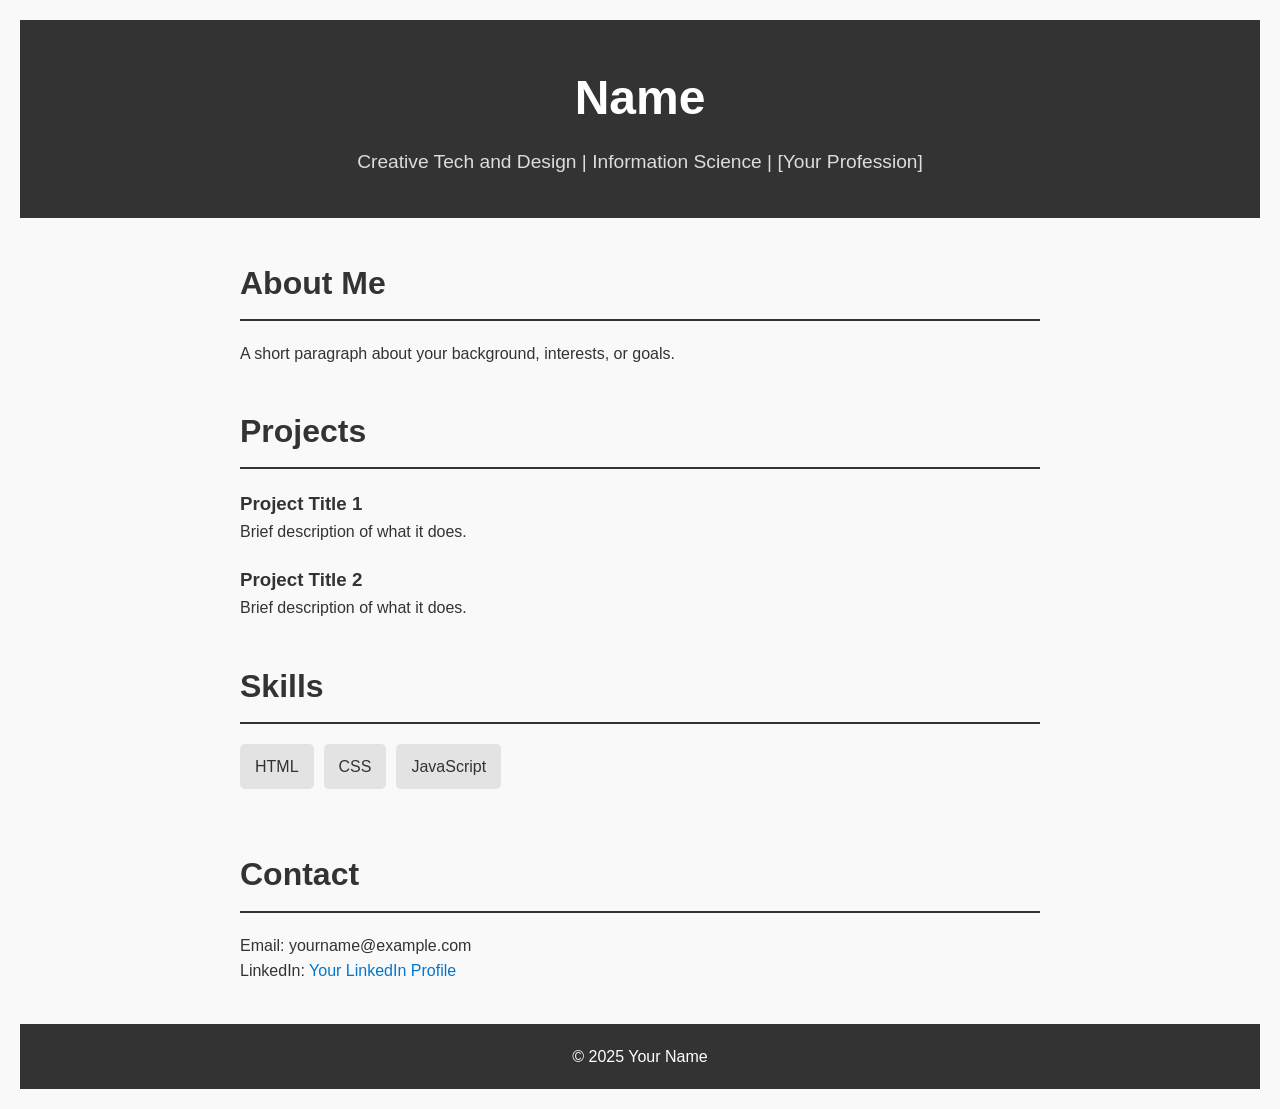
<file: portfolio/main.html>
<!DOCTYPE html>
<html lang="en">
<head>
  <meta charset="UTF-8">
  <title>Your Name - Portfolio</title>
  <link rel="stylesheet" href="style.css">
</head>
<body>

  <!-- Header / Intro -->
  <header>
    <h1>Name </h1>
    <p> Creative Tech and Design | Information Science | [Your Profession]</p>
  </header>

  <!-- About Section -->
  <section id="about">
    <h2>About Me</h2>
    <p>A short paragraph about your background, interests, or goals.</p>
  </section>

  <!-- Projects Section -->
  <section id="projects">
    <h2>Projects</h2>
    <ul>
      <li>
        <h3>Project Title 1</h3>
        <p>Brief description of what it does.</p>
      </li>
      <li>
        <h3>Project Title 2</h3>
        <p>Brief description of what it does.</p>
      </li>
    </ul>
  </section>

  <!-- Skills Section -->
  <section id="skills">
    <h2>Skills</h2>
    <ul>
      <li>HTML</li>
      <li>CSS</li>
      <li>JavaScript</li>
      <!-- Add more as needed -->
    </ul>
  </section>

  <!-- Contact Section -->
  <section id="contact">
    <h2>Contact</h2>
    <p>Email: yourname@example.com</p>
    <p>LinkedIn: <a href="#">Your LinkedIn Profile</a></p>
  </section>

  <!-- Footer -->
  <footer>
    <p>&copy; 2025 Your Name</p>
  </footer>

</body>
</html>
</file>
<file: portfolio/style.css>
/* Reset some default styles */
body, h1, h2, h3, p, ul, li {
    margin: 0;
    padding: 0;
    box-sizing: border-box;
  }
  
  body {
    font-family: 'Segoe UI', Tahoma, Geneva, Verdana, sans-serif;
    line-height: 1.6;
    background-color: #f9f9f9;
    color: #333;
    padding: 20px;
  }
  
  header {
    text-align: center;
    padding: 40px 20px;
    background-color: #333;
    color: #fff;
  }
  
  header h1 {
    font-size: 3em;
    margin-bottom: 10px;
  }
  
  header p {
    font-size: 1.2em;
    color: #ddd;
  }
  
  section {
    margin: 40px auto;
    max-width: 800px;
    padding: 0 20px;
  }
  
  h2 {
    border-bottom: 2px solid #333;
    padding-bottom: 10px;
    margin-bottom: 20px;
    font-size: 2em;
  }
  
  ul {
    list-style-type: none;
  }
  
  li {
    margin-bottom: 20px;
  }
  
  #skills ul {
    display: flex;
    flex-wrap: wrap;
    gap: 10px;
  }
  
  #skills li {
    background-color: #e3e3e3;
    padding: 10px 15px;
    border-radius: 5px;
  }
  
  #contact a {
    color: #0077cc;
    text-decoration: none;
  }
  
  #contact a:hover {
    text-decoration: underline;
  }
  
  footer {
    text-align: center;
    padding: 20px;
    background-color: #333;
    color: #fff;
    margin-top: 40px;
  }
</file>
